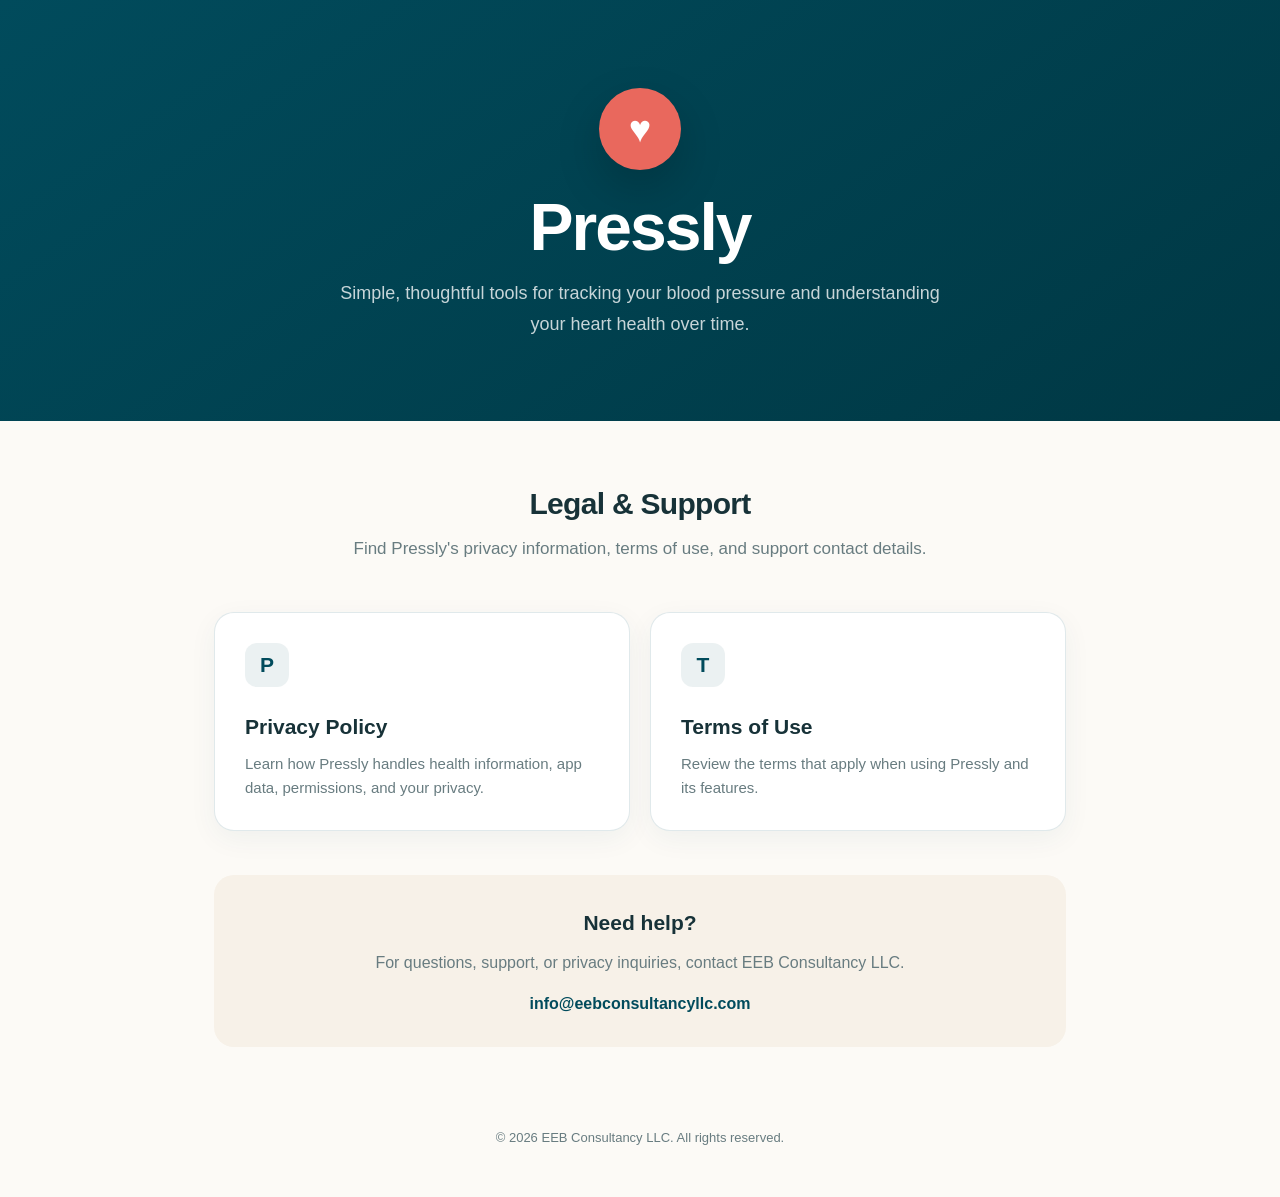
<file: index.html>
<!DOCTYPE html>
<html lang="en">
<head>
  <meta charset="UTF-8">
  <meta name="viewport" content="width=device-width, initial-scale=1.0">

  <title>Pressly — Legal & Support</title>

  <meta
    name="description"
    content="Official legal and support information for Pressly Blood Pressure Tracker."
  >

  <meta name="theme-color" content="#014B5C">

  <link rel="stylesheet" href="styles.css">
</head>

<body>

  <header class="hero">
    <div class="heart" aria-hidden="true">♥</div>

    <h1>Pressly</h1>

    <p>
      Simple, thoughtful tools for tracking your blood pressure
      and understanding your heart health over time.
    </p>
  </header>

  <main class="home-main">

    <section class="intro">
      <h2>Legal & Support</h2>

      <p>
        Find Pressly's privacy information, terms of use,
        and support contact details.
      </p>
    </section>

    <section class="cards">

      <a class="card" href="privacy.html">
        <div class="card-icon" aria-hidden="true">P</div>

        <h3>Privacy Policy</h3>

        <p>
          Learn how Pressly handles health information,
          app data, permissions, and your privacy.
        </p>
      </a>

      <a class="card" href="terms.html">
        <div class="card-icon" aria-hidden="true">T</div>

        <h3>Terms of Use</h3>

        <p>
          Review the terms that apply when using
          Pressly and its features.
        </p>
      </a>

    </section>

    <section class="support">
      <h3>Need help?</h3>

      <p>
        For questions, support, or privacy inquiries,
        contact EEB Consultancy LLC.
      </p>

      <a href="mailto:info@eebconsultancyllc.com">
        info@eebconsultancyllc.com
      </a>
    </section>

  </main>

  <footer class="site-footer">
    © 2026 EEB Consultancy LLC. All rights reserved.
  </footer>

</body>
</html>
</file>
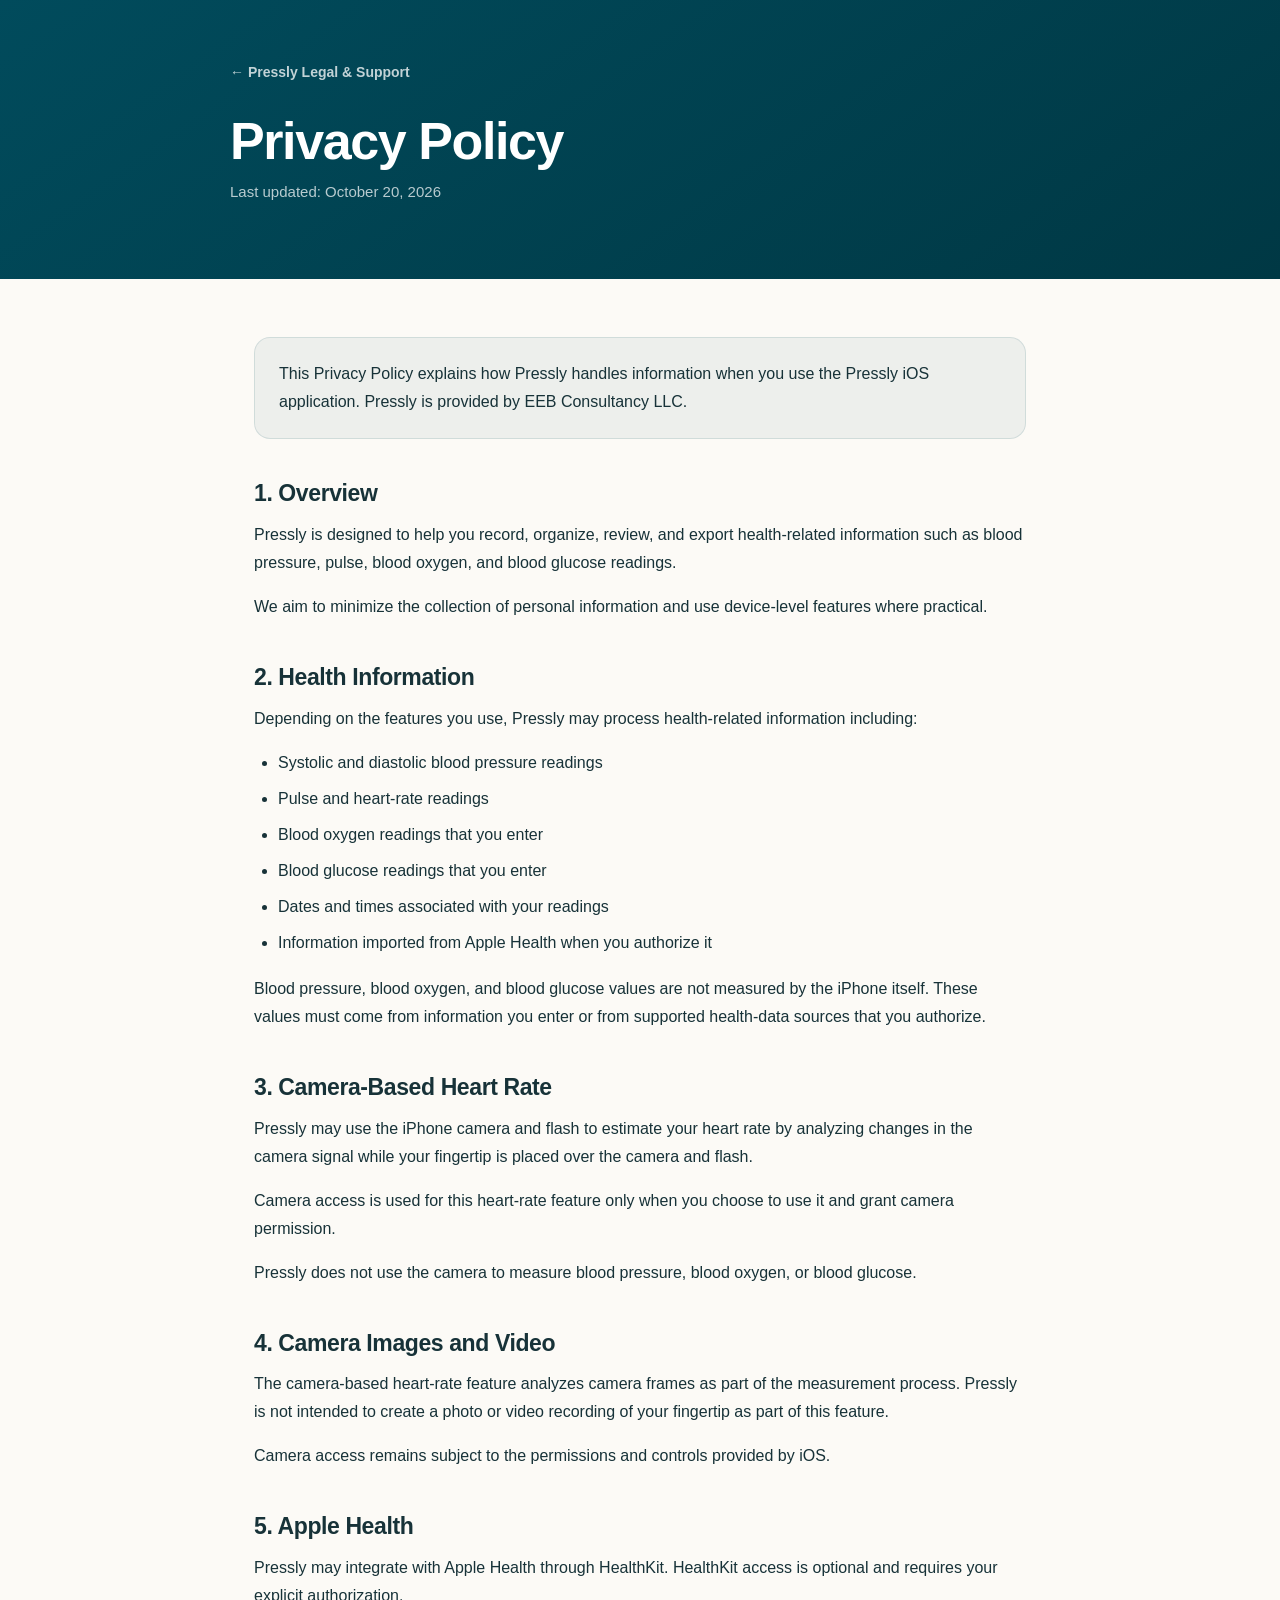
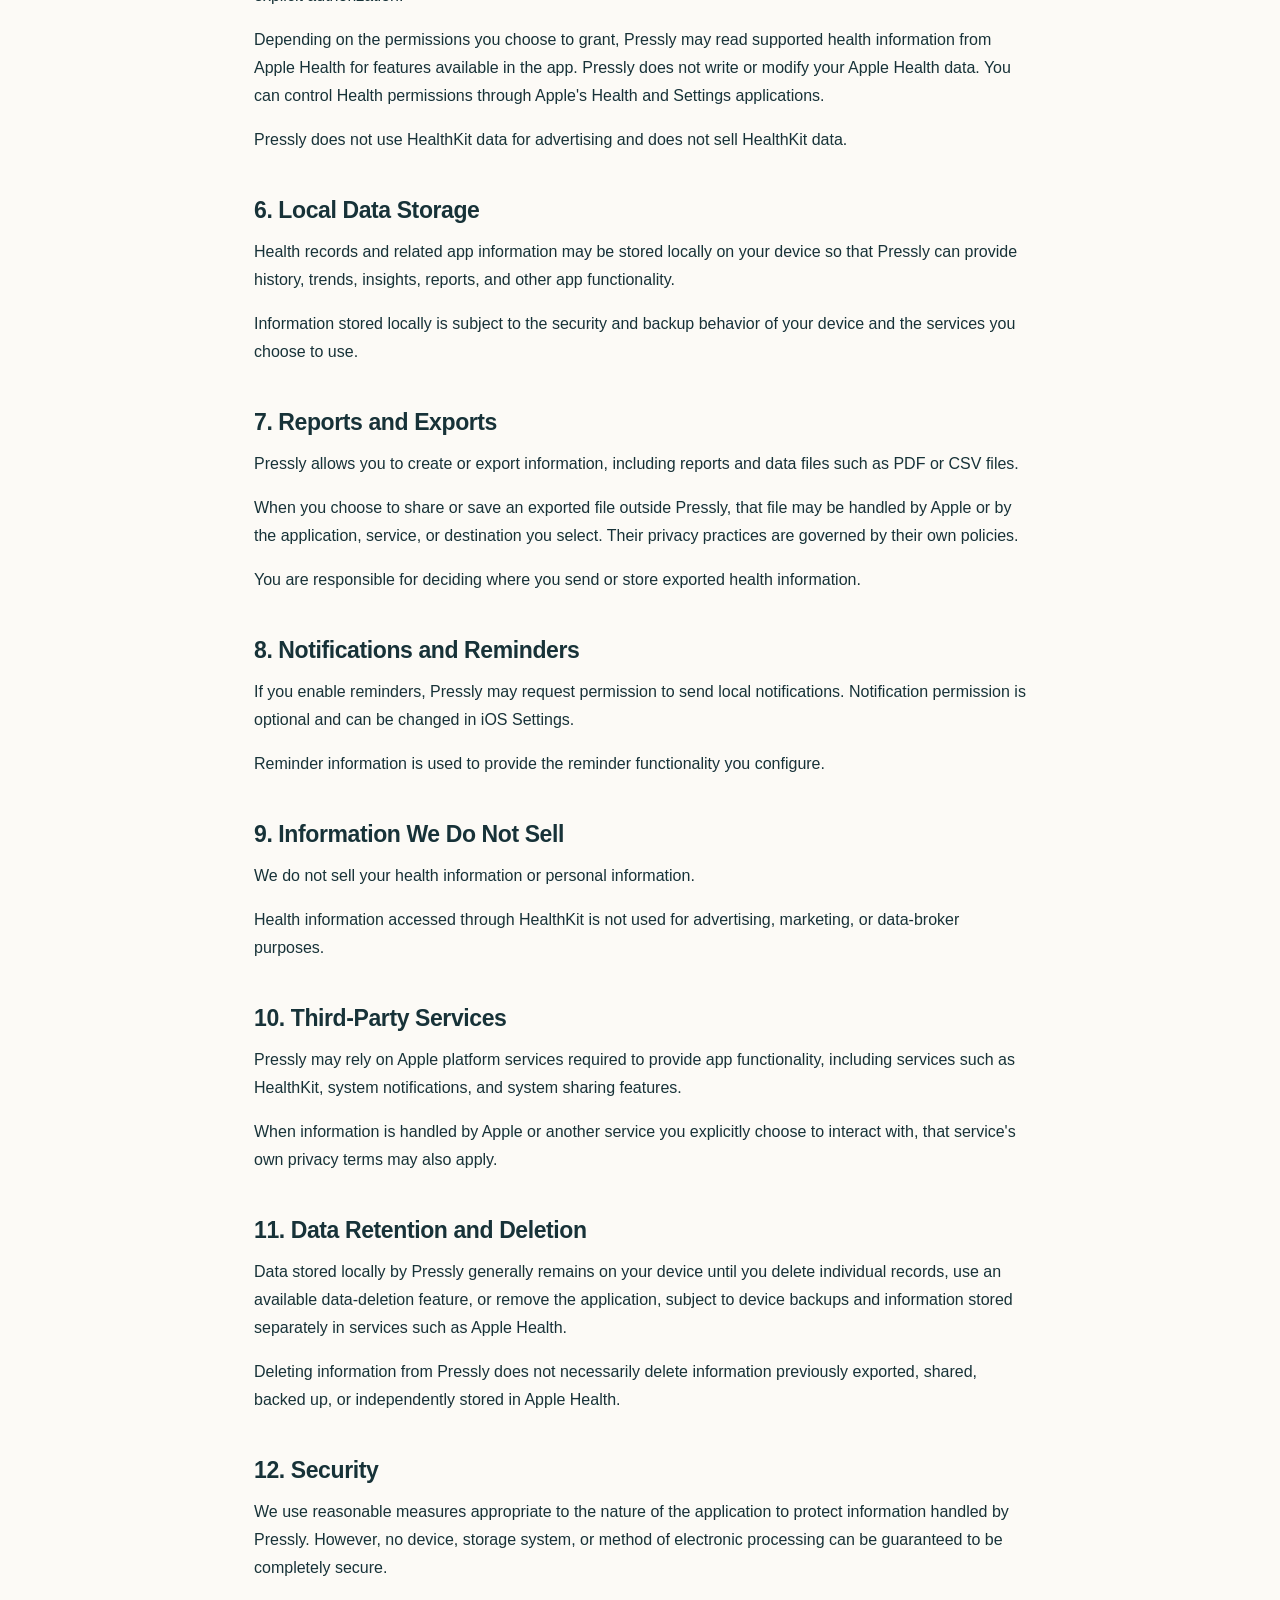
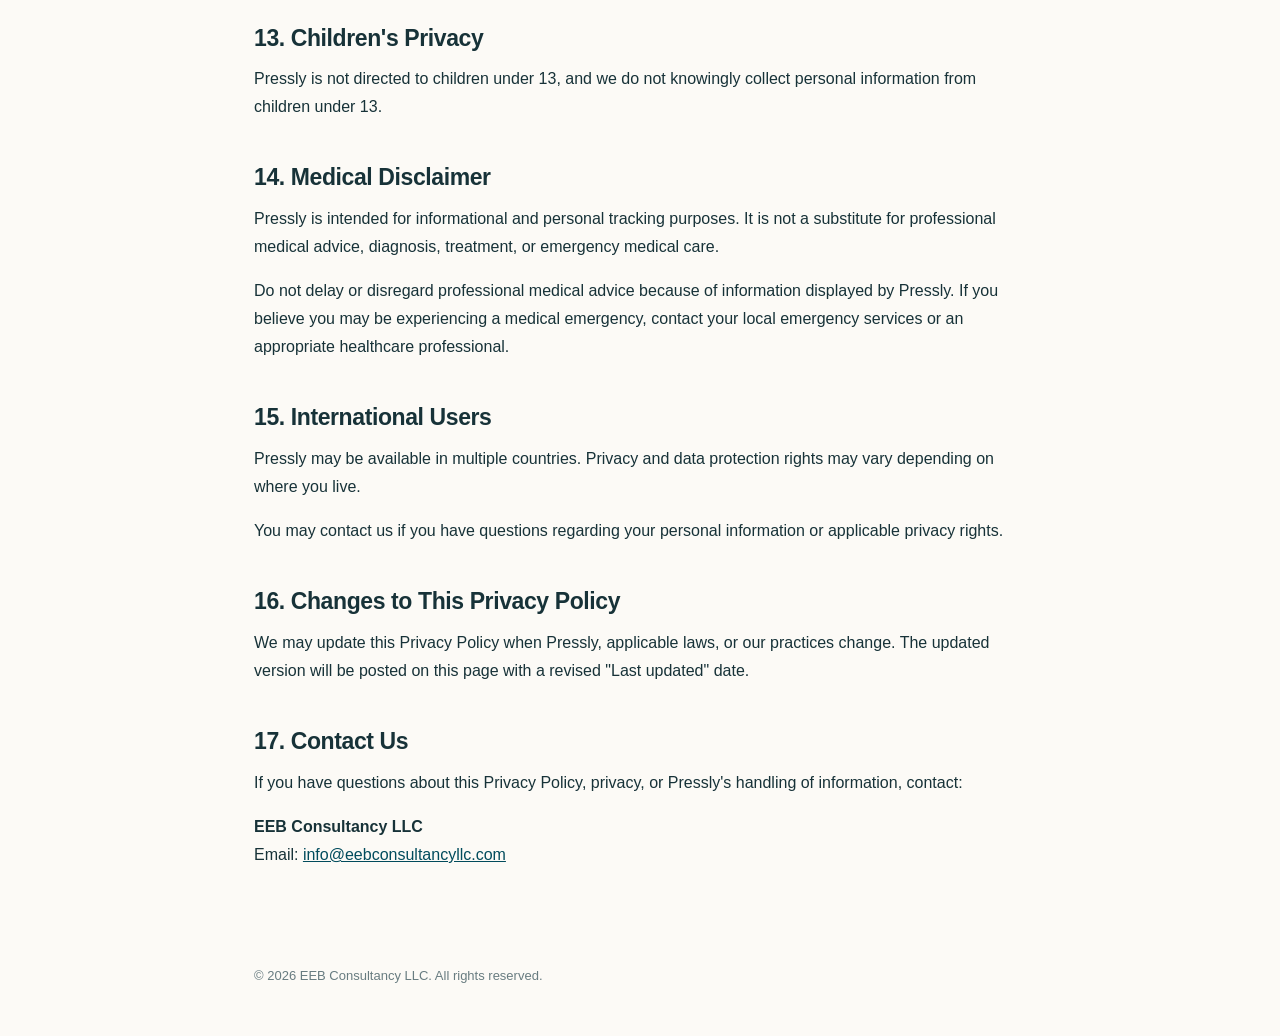
<file: privacy.html>
<!DOCTYPE html>
<html lang="en">
<head>
  <meta charset="UTF-8">
  <meta name="viewport" content="width=device-width, initial-scale=1.0">

  <title>Privacy Policy — Pressly</title>

  <meta
    name="description"
    content="Privacy Policy for the Pressly Blood Pressure Tracker iOS app."
  >

  <meta name="theme-color" content="#014B5C">

  <style>
    :root {
      --petrol: #014B5C;
      --petrol-dark: #003844;
      --coral: #E9685D;
      --paper: #FCFAF6;
      --ink: #173238;
      --muted: #687C80;
      --border: rgba(1, 75, 92, 0.12);
      --white: #FFFFFF;
    }

    * {
      box-sizing: border-box;
      margin: 0;
      padding: 0;
    }

    body {
      font-family:
        -apple-system,
        BlinkMacSystemFont,
        "Segoe UI",
        Roboto,
        Helvetica,
        Arial,
        sans-serif;

      background: var(--paper);
      color: var(--ink);
      line-height: 1.75;
      -webkit-font-smoothing: antialiased;
    }

    header {
      background:
        linear-gradient(
          145deg,
          var(--petrol) 0%,
          var(--petrol-dark) 100%
        );

      color: var(--white);
      padding: 58px 24px;
    }

    .header-inner {
      max-width: 820px;
      margin: 0 auto;
    }

    .back {
      display: inline-block;
      margin-bottom: 28px;

      color: rgba(255, 255, 255, 0.76);
      text-decoration: none;
      font-size: 14px;
      font-weight: 600;
    }

    .back:hover {
      color: var(--white);
    }

    header h1 {
      font-size: clamp(36px, 7vw, 52px);
      line-height: 1.08;
      letter-spacing: -1.4px;
      margin-bottom: 10px;
    }

    header p {
      color: rgba(255, 255, 255, 0.72);
      font-size: 15px;
    }

    main {
      max-width: 820px;
      margin: 0 auto;
      padding: 58px 24px 80px;
    }

    .notice {
      padding: 22px 24px;
      margin-bottom: 40px;

      background: rgba(1, 75, 92, 0.06);
      border: 1px solid var(--border);
      border-radius: 16px;
    }

    h2 {
      margin-top: 42px;
      margin-bottom: 12px;

      font-size: 23px;
      line-height: 1.3;
      letter-spacing: -0.4px;
    }

    h2:first-of-type {
      margin-top: 0;
    }

    p {
      margin-bottom: 16px;
    }

    ul {
      margin: 0 0 18px 24px;
    }

    li {
      margin-bottom: 8px;
    }

    strong {
      font-weight: 700;
    }

    a {
      color: var(--petrol);
    }

    footer {
      max-width: 820px;
      margin: 0 auto;
      padding: 0 24px 48px;

      color: var(--muted);
      font-size: 13px;
    }
  </style>
</head>

<body>

  <header>
    <div class="header-inner">
      <a class="back" href="index.html">← Pressly Legal & Support</a>

      <h1>Privacy Policy</h1>

      <p>Last updated: October 20, 2026</p>
    </div>
  </header>

  <main>

    <div class="notice">
      This Privacy Policy explains how Pressly handles information when you
      use the Pressly iOS application. Pressly is provided by
      EEB Consultancy LLC.
    </div>

    <h2>1. Overview</h2>

    <p>
      Pressly is designed to help you record, organize, review, and export
      health-related information such as blood pressure, pulse, blood oxygen,
      and blood glucose readings.
    </p>

    <p>
      We aim to minimize the collection of personal information and use
      device-level features where practical.
    </p>

    <h2>2. Health Information</h2>

    <p>
      Depending on the features you use, Pressly may process health-related
      information including:
    </p>

    <ul>
      <li>Systolic and diastolic blood pressure readings</li>
      <li>Pulse and heart-rate readings</li>
      <li>Blood oxygen readings that you enter</li>
      <li>Blood glucose readings that you enter</li>
      <li>Dates and times associated with your readings</li>
      <li>Information imported from Apple Health when you authorize it</li>
    </ul>

    <p>
      Blood pressure, blood oxygen, and blood glucose values are not measured
      by the iPhone itself. These values must come from information you enter
      or from supported health-data sources that you authorize.
    </p>

    <h2>3. Camera-Based Heart Rate</h2>

    <p>
      Pressly may use the iPhone camera and flash to estimate your heart rate
      by analyzing changes in the camera signal while your fingertip is placed
      over the camera and flash.
    </p>

    <p>
      Camera access is used for this heart-rate feature only when you choose
      to use it and grant camera permission.
    </p>

    <p>
      Pressly does not use the camera to measure blood pressure, blood oxygen,
      or blood glucose.
    </p>

    <h2>4. Camera Images and Video</h2>

    <p>
      The camera-based heart-rate feature analyzes camera frames as part of
      the measurement process. Pressly is not intended to create a photo or
      video recording of your fingertip as part of this feature.
    </p>

    <p>
      Camera access remains subject to the permissions and controls provided
      by iOS.
    </p>

    <h2>5. Apple Health</h2>

    <p>
      Pressly may integrate with Apple Health through HealthKit. HealthKit
      access is optional and requires your explicit authorization.
    </p>

    <p>
      Depending on the permissions you choose to grant, Pressly may read
      supported health information from Apple Health for features available
      in the app. Pressly does not write or modify your Apple Health data.
      You can control Health permissions through Apple's Health and Settings
      applications.
    </p>

    <p>
      Pressly does not use HealthKit data for advertising and does not sell
      HealthKit data.
    </p>

    <h2>6. Local Data Storage</h2>

    <p>
      Health records and related app information may be stored locally on
      your device so that Pressly can provide history, trends, insights,
      reports, and other app functionality.
    </p>

    <p>
      Information stored locally is subject to the security and backup
      behavior of your device and the services you choose to use.
    </p>

    <h2>7. Reports and Exports</h2>

    <p>
      Pressly allows you to create or export information, including reports
      and data files such as PDF or CSV files.
    </p>

    <p>
      When you choose to share or save an exported file outside Pressly,
      that file may be handled by Apple or by the application, service, or
      destination you select. Their privacy practices are governed by their
      own policies.
    </p>

    <p>
      You are responsible for deciding where you send or store exported
      health information.
    </p>

    <h2>8. Notifications and Reminders</h2>

    <p>
      If you enable reminders, Pressly may request permission to send local
      notifications. Notification permission is optional and can be changed
      in iOS Settings.
    </p>

    <p>
      Reminder information is used to provide the reminder functionality you
      configure.
    </p>

    <h2>9. Information We Do Not Sell</h2>

    <p>
      We do not sell your health information or personal information.
    </p>

    <p>
      Health information accessed through HealthKit is not used for
      advertising, marketing, or data-broker purposes.
    </p>

    <h2>10. Third-Party Services</h2>

    <p>
      Pressly may rely on Apple platform services required to provide app
      functionality, including services such as HealthKit, system
      notifications, and system sharing features.
    </p>

    <p>
      When information is handled by Apple or another service you explicitly
      choose to interact with, that service's own privacy terms may also
      apply.
    </p>

    <h2>11. Data Retention and Deletion</h2>

    <p>
      Data stored locally by Pressly generally remains on your device until
      you delete individual records, use an available data-deletion feature,
      or remove the application, subject to device backups and information
      stored separately in services such as Apple Health.
    </p>

    <p>
      Deleting information from Pressly does not necessarily delete
      information previously exported, shared, backed up, or independently
      stored in Apple Health.
    </p>

    <h2>12. Security</h2>

    <p>
      We use reasonable measures appropriate to the nature of the application
      to protect information handled by Pressly. However, no device, storage
      system, or method of electronic processing can be guaranteed to be
      completely secure.
    </p>

    <h2>13. Children's Privacy</h2>

    <p>
      Pressly is not directed to children under 13, and we do not knowingly
      collect personal information from children under 13.
    </p>

    <h2>14. Medical Disclaimer</h2>

    <p>
      Pressly is intended for informational and personal tracking purposes.
      It is not a substitute for professional medical advice, diagnosis,
      treatment, or emergency medical care.
    </p>

    <p>
      Do not delay or disregard professional medical advice because of
      information displayed by Pressly. If you believe you may be experiencing
      a medical emergency, contact your local emergency services or an
      appropriate healthcare professional.
    </p>

    <h2>15. International Users</h2>

    <p>
      Pressly may be available in multiple countries. Privacy and data
      protection rights may vary depending on where you live.
    </p>

    <p>
      You may contact us if you have questions regarding your personal
      information or applicable privacy rights.
    </p>

    <h2>16. Changes to This Privacy Policy</h2>

    <p>
      We may update this Privacy Policy when Pressly, applicable laws, or our
      practices change. The updated version will be posted on this page with
      a revised "Last updated" date.
    </p>

    <h2>17. Contact Us</h2>

    <p>
      If you have questions about this Privacy Policy, privacy, or Pressly's
      handling of information, contact:
    </p>

    <p>
      <strong>EEB Consultancy LLC</strong><br>
      Email:
      <a href="mailto:info@eebconsultancyllc.com">
        info@eebconsultancyllc.com
      </a>
    </p>

  </main>

  <footer>
    © 2026 EEB Consultancy LLC. All rights reserved.
  </footer>

</body>
</html>
</file>
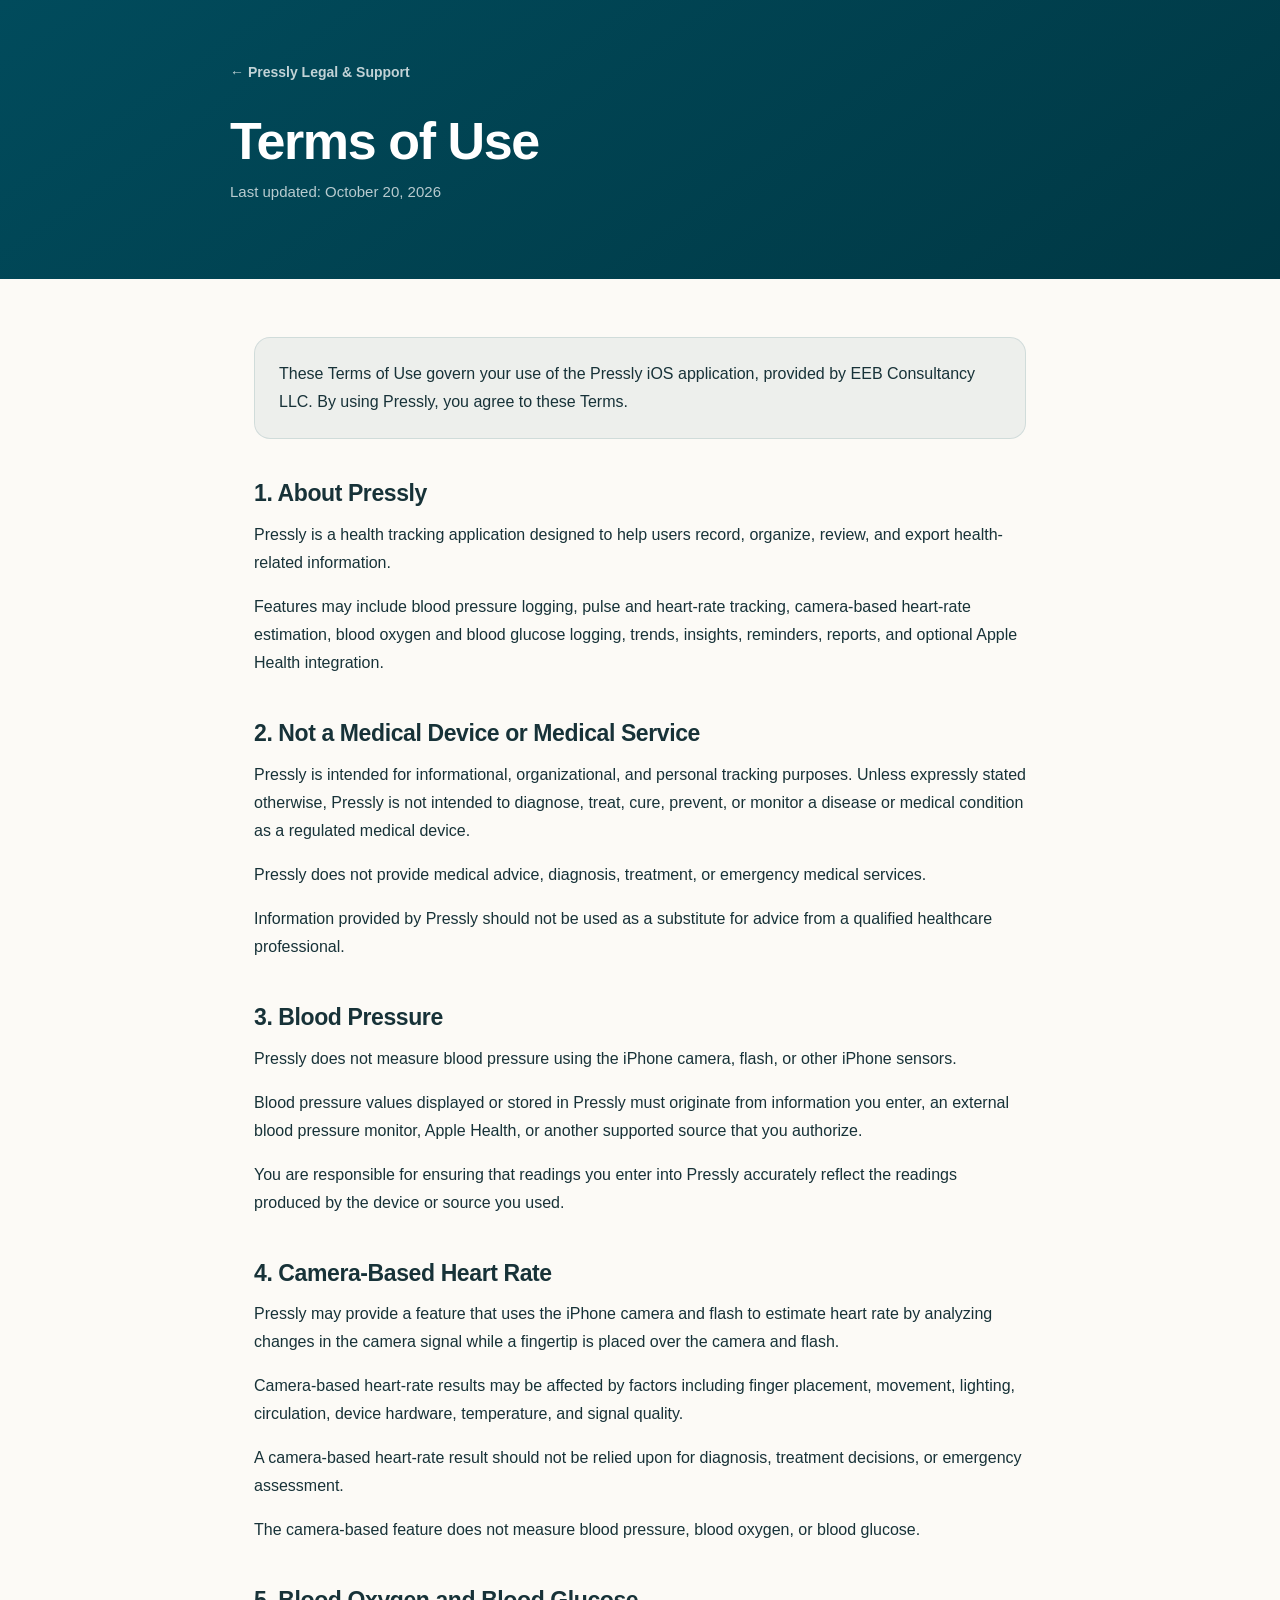
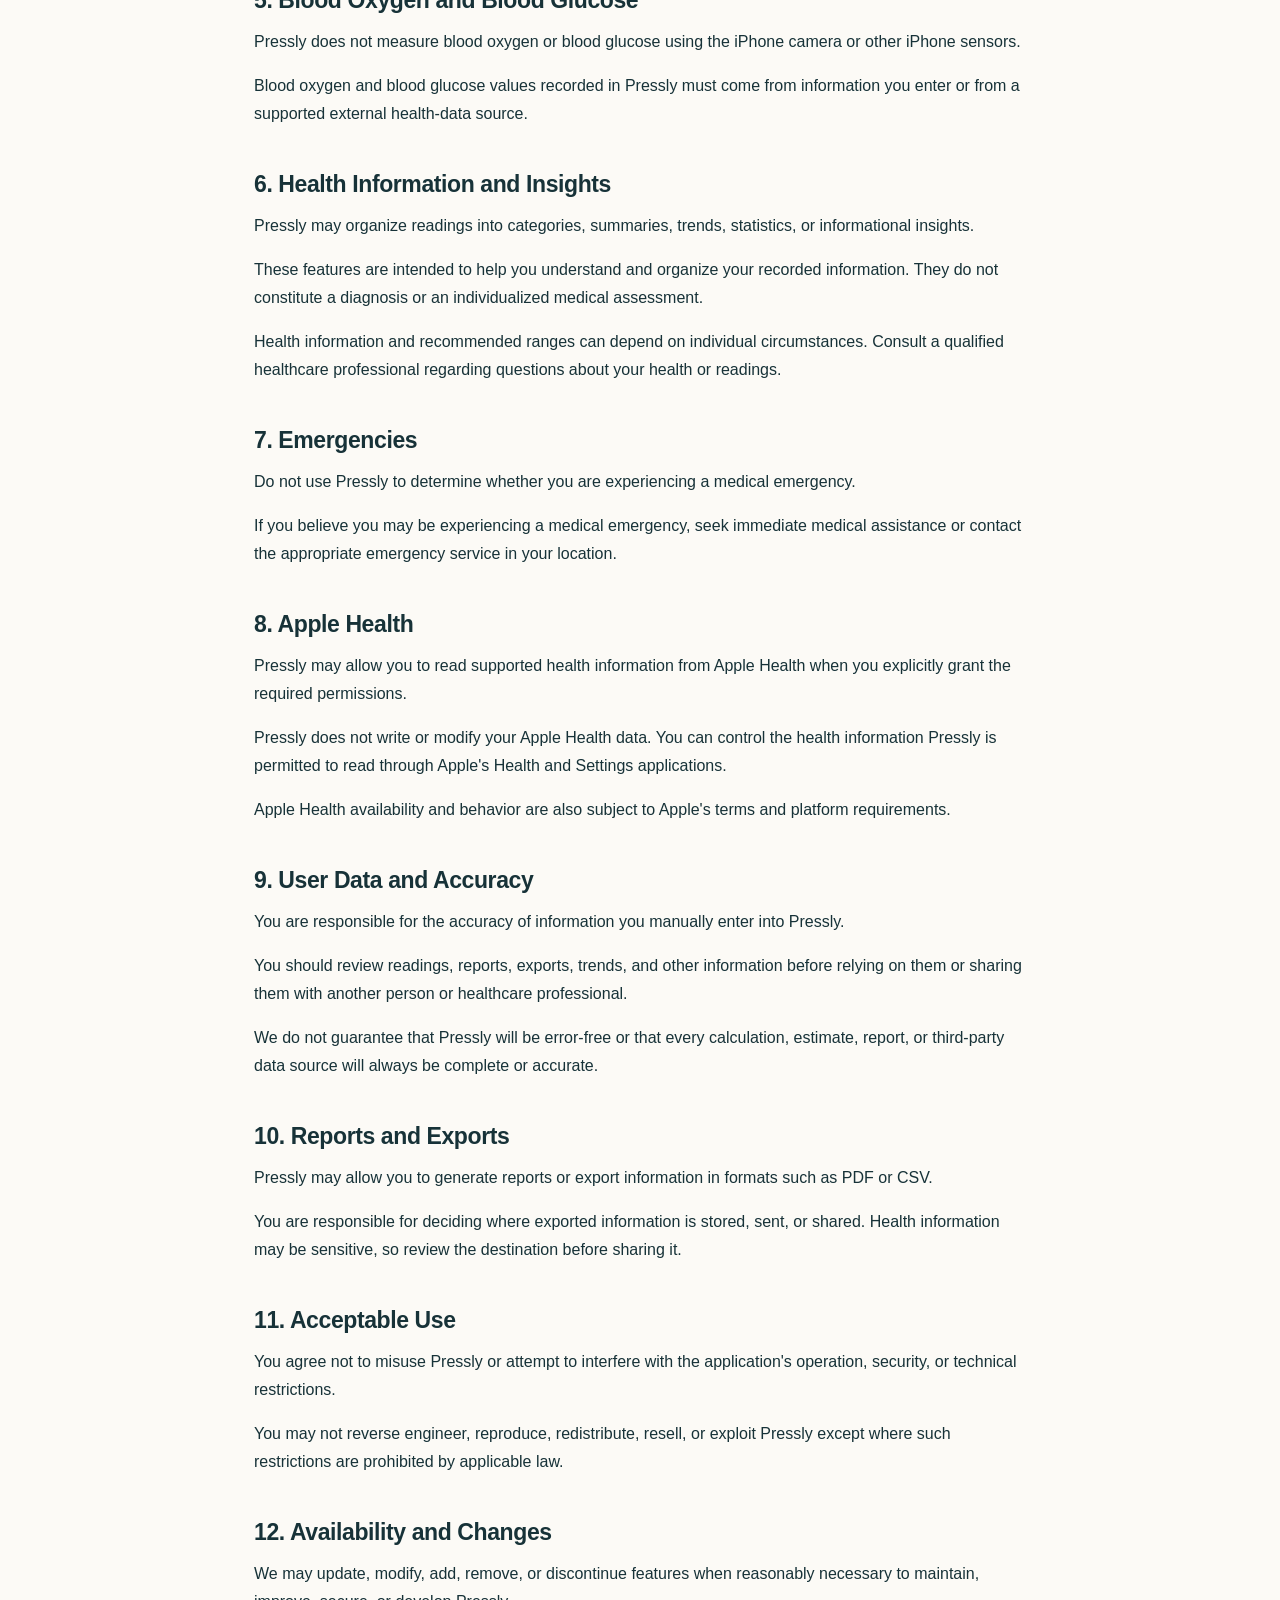
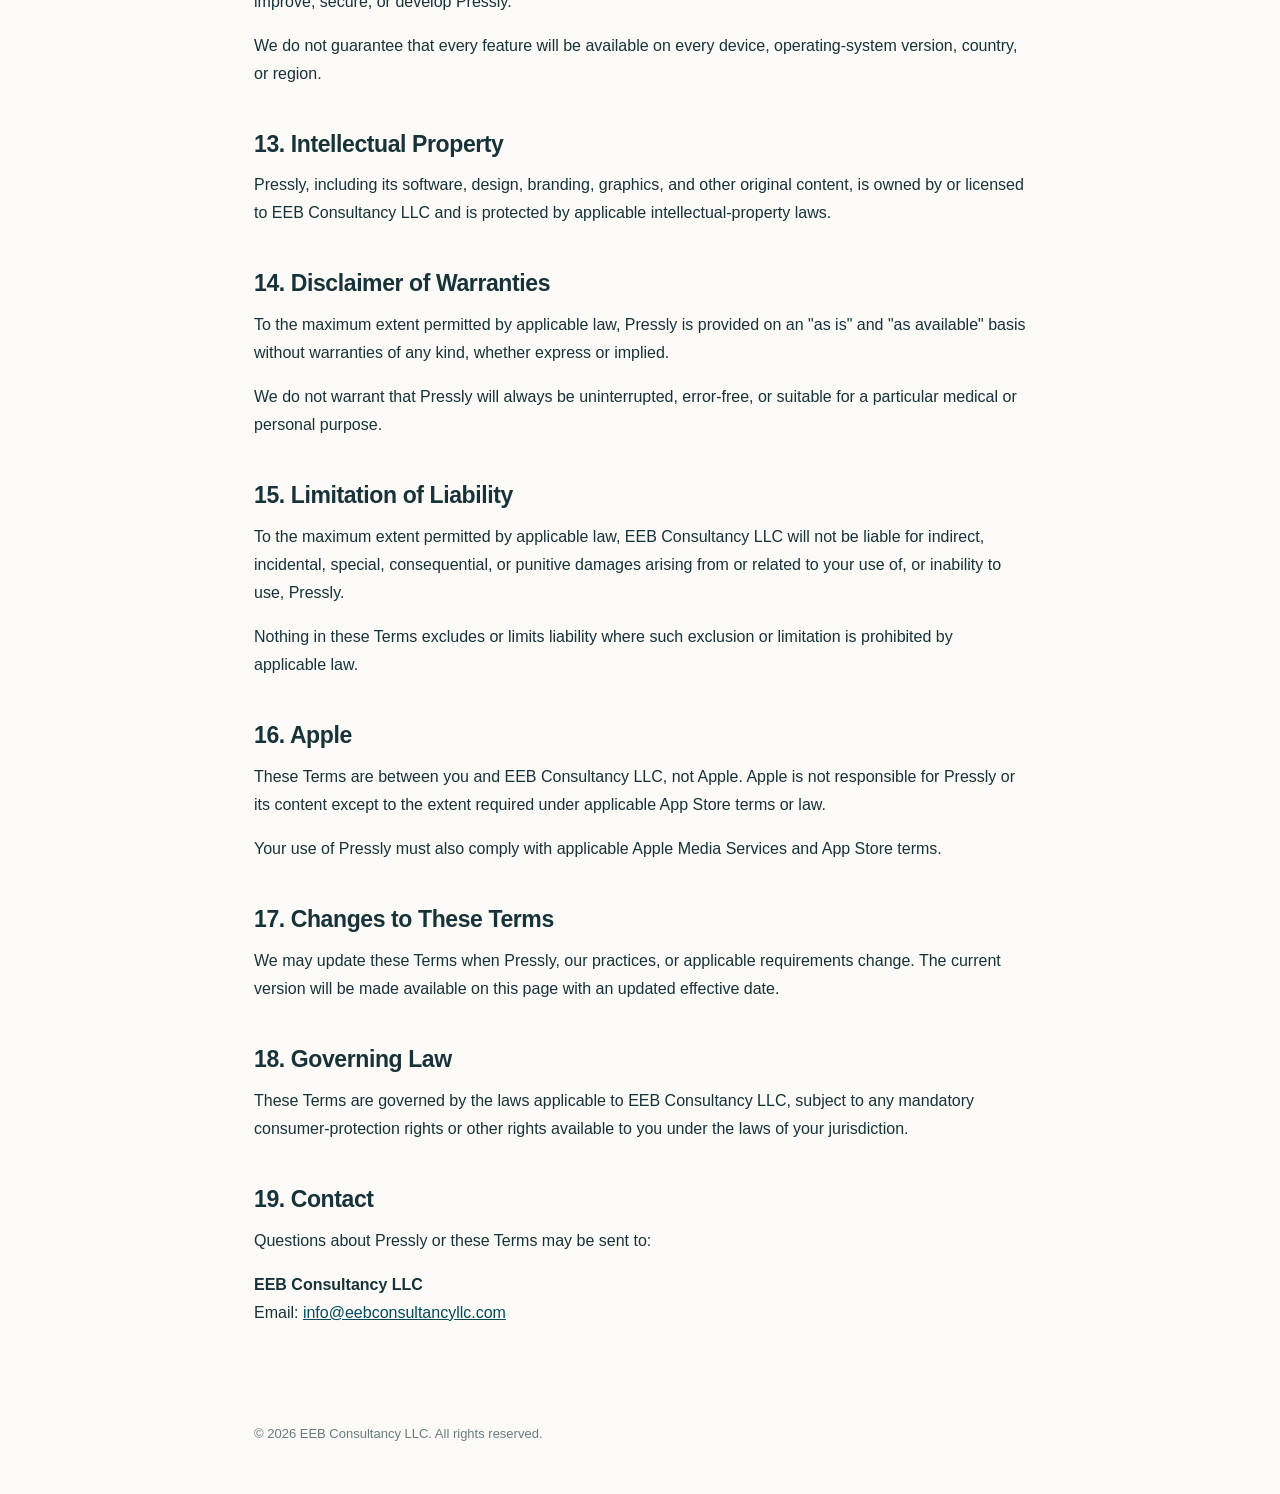
<file: terms.html>
<!DOCTYPE html>
<html lang="en">
<head>
  <meta charset="UTF-8">
  <meta name="viewport" content="width=device-width, initial-scale=1.0">

  <title>Terms of Use — Pressly</title>

  <meta
    name="description"
    content="Terms of Use for the Pressly Blood Pressure Tracker iOS app."
  >

  <meta name="theme-color" content="#014B5C">

  <style>
    :root {
      --petrol: #014B5C;
      --petrol-dark: #003844;
      --paper: #FCFAF6;
      --ink: #173238;
      --muted: #687C80;
      --border: rgba(1, 75, 92, 0.12);
      --white: #FFFFFF;
    }

    * {
      box-sizing: border-box;
      margin: 0;
      padding: 0;
    }

    body {
      font-family:
        -apple-system,
        BlinkMacSystemFont,
        "Segoe UI",
        Roboto,
        Helvetica,
        Arial,
        sans-serif;

      background: var(--paper);
      color: var(--ink);
      line-height: 1.75;
      -webkit-font-smoothing: antialiased;
    }

    header {
      background:
        linear-gradient(
          145deg,
          var(--petrol) 0%,
          var(--petrol-dark) 100%
        );

      color: var(--white);
      padding: 58px 24px;
    }

    .header-inner {
      max-width: 820px;
      margin: 0 auto;
    }

    .back {
      display: inline-block;
      margin-bottom: 28px;

      color: rgba(255, 255, 255, 0.76);
      text-decoration: none;
      font-size: 14px;
      font-weight: 600;
    }

    .back:hover {
      color: var(--white);
    }

    header h1 {
      font-size: clamp(36px, 7vw, 52px);
      line-height: 1.08;
      letter-spacing: -1.4px;
      margin-bottom: 10px;
    }

    header p {
      color: rgba(255, 255, 255, 0.72);
      font-size: 15px;
    }

    main {
      max-width: 820px;
      margin: 0 auto;
      padding: 58px 24px 80px;
    }

    .notice {
      padding: 22px 24px;
      margin-bottom: 40px;

      background: rgba(1, 75, 92, 0.06);
      border: 1px solid var(--border);
      border-radius: 16px;
    }

    h2 {
      margin-top: 42px;
      margin-bottom: 12px;

      font-size: 23px;
      line-height: 1.3;
      letter-spacing: -0.4px;
    }

    h2:first-of-type {
      margin-top: 0;
    }

    p {
      margin-bottom: 16px;
    }

    ul {
      margin: 0 0 18px 24px;
    }

    li {
      margin-bottom: 8px;
    }

    strong {
      font-weight: 700;
    }

    a {
      color: var(--petrol);
    }

    footer {
      max-width: 820px;
      margin: 0 auto;
      padding: 0 24px 48px;

      color: var(--muted);
      font-size: 13px;
    }
  </style>
</head>

<body>

  <header>
    <div class="header-inner">

      <a class="back" href="index.html">
        ← Pressly Legal & Support
      </a>

      <h1>Terms of Use</h1>

      <p>Last updated: October 20, 2026</p>

    </div>
  </header>

  <main>

    <div class="notice">
      These Terms of Use govern your use of the Pressly iOS application,
      provided by EEB Consultancy LLC. By using Pressly, you agree to these
      Terms.
    </div>

    <h2>1. About Pressly</h2>

    <p>
      Pressly is a health tracking application designed to help users record,
      organize, review, and export health-related information.
    </p>

    <p>
      Features may include blood pressure logging, pulse and heart-rate
      tracking, camera-based heart-rate estimation, blood oxygen and blood
      glucose logging, trends, insights, reminders, reports, and optional
      Apple Health integration.
    </p>

    <h2>2. Not a Medical Device or Medical Service</h2>

    <p>
      Pressly is intended for informational, organizational, and personal
      tracking purposes. Unless expressly stated otherwise, Pressly is not
      intended to diagnose, treat, cure, prevent, or monitor a disease or
      medical condition as a regulated medical device.
    </p>

    <p>
      Pressly does not provide medical advice, diagnosis, treatment, or
      emergency medical services.
    </p>

    <p>
      Information provided by Pressly should not be used as a substitute for
      advice from a qualified healthcare professional.
    </p>

    <h2>3. Blood Pressure</h2>

    <p>
      Pressly does not measure blood pressure using the iPhone camera, flash,
      or other iPhone sensors.
    </p>

    <p>
      Blood pressure values displayed or stored in Pressly must originate
      from information you enter, an external blood pressure monitor, Apple
      Health, or another supported source that you authorize.
    </p>

    <p>
      You are responsible for ensuring that readings you enter into Pressly
      accurately reflect the readings produced by the device or source you
      used.
    </p>

    <h2>4. Camera-Based Heart Rate</h2>

    <p>
      Pressly may provide a feature that uses the iPhone camera and flash to
      estimate heart rate by analyzing changes in the camera signal while a
      fingertip is placed over the camera and flash.
    </p>

    <p>
      Camera-based heart-rate results may be affected by factors including
      finger placement, movement, lighting, circulation, device hardware,
      temperature, and signal quality.
    </p>

    <p>
      A camera-based heart-rate result should not be relied upon for
      diagnosis, treatment decisions, or emergency assessment.
    </p>

    <p>
      The camera-based feature does not measure blood pressure, blood oxygen,
      or blood glucose.
    </p>

    <h2>5. Blood Oxygen and Blood Glucose</h2>

    <p>
      Pressly does not measure blood oxygen or blood glucose using the iPhone
      camera or other iPhone sensors.
    </p>

    <p>
      Blood oxygen and blood glucose values recorded in Pressly must come from
      information you enter or from a supported external health-data source.
    </p>

    <h2>6. Health Information and Insights</h2>

    <p>
      Pressly may organize readings into categories, summaries, trends,
      statistics, or informational insights.
    </p>

    <p>
      These features are intended to help you understand and organize your
      recorded information. They do not constitute a diagnosis or an
      individualized medical assessment.
    </p>

    <p>
      Health information and recommended ranges can depend on individual
      circumstances. Consult a qualified healthcare professional regarding
      questions about your health or readings.
    </p>

    <h2>7. Emergencies</h2>

    <p>
      Do not use Pressly to determine whether you are experiencing a medical
      emergency.
    </p>

    <p>
      If you believe you may be experiencing a medical emergency, seek
      immediate medical assistance or contact the appropriate emergency
      service in your location.
    </p>

    <h2>8. Apple Health</h2>

    <p>
      Pressly may allow you to read supported health information from Apple
      Health when you explicitly grant the required permissions.
    </p>

    <p>
      Pressly does not write or modify your Apple Health data. You can control
      the health information Pressly is permitted to read through Apple's
      Health and Settings applications.
    </p>

    <p>
      Apple Health availability and behavior are also subject to Apple's
      terms and platform requirements.
    </p>

    <h2>9. User Data and Accuracy</h2>

    <p>
      You are responsible for the accuracy of information you manually enter
      into Pressly.
    </p>

    <p>
      You should review readings, reports, exports, trends, and other
      information before relying on them or sharing them with another person
      or healthcare professional.
    </p>

    <p>
      We do not guarantee that Pressly will be error-free or that every
      calculation, estimate, report, or third-party data source will always
      be complete or accurate.
    </p>

    <h2>10. Reports and Exports</h2>

    <p>
      Pressly may allow you to generate reports or export information in
      formats such as PDF or CSV.
    </p>

    <p>
      You are responsible for deciding where exported information is stored,
      sent, or shared. Health information may be sensitive, so review the
      destination before sharing it.
    </p>

    <h2>11. Acceptable Use</h2>

    <p>
      You agree not to misuse Pressly or attempt to interfere with the
      application's operation, security, or technical restrictions.
    </p>

    <p>
      You may not reverse engineer, reproduce, redistribute, resell, or
      exploit Pressly except where such restrictions are prohibited by
      applicable law.
    </p>

    <h2>12. Availability and Changes</h2>

    <p>
      We may update, modify, add, remove, or discontinue features when
      reasonably necessary to maintain, improve, secure, or develop Pressly.
    </p>

    <p>
      We do not guarantee that every feature will be available on every
      device, operating-system version, country, or region.
    </p>

    <h2>13. Intellectual Property</h2>

    <p>
      Pressly, including its software, design, branding, graphics, and other
      original content, is owned by or licensed to EEB Consultancy LLC and is
      protected by applicable intellectual-property laws.
    </p>

    <h2>14. Disclaimer of Warranties</h2>

    <p>
      To the maximum extent permitted by applicable law, Pressly is provided
      on an "as is" and "as available" basis without warranties of any kind,
      whether express or implied.
    </p>

    <p>
      We do not warrant that Pressly will always be uninterrupted,
      error-free, or suitable for a particular medical or personal purpose.
    </p>

    <h2>15. Limitation of Liability</h2>

    <p>
      To the maximum extent permitted by applicable law, EEB Consultancy LLC
      will not be liable for indirect, incidental, special, consequential, or
      punitive damages arising from or related to your use of, or inability
      to use, Pressly.
    </p>

    <p>
      Nothing in these Terms excludes or limits liability where such
      exclusion or limitation is prohibited by applicable law.
    </p>

    <h2>16. Apple</h2>

    <p>
      These Terms are between you and EEB Consultancy LLC, not Apple.
      Apple is not responsible for Pressly or its content except to the
      extent required under applicable App Store terms or law.
    </p>

    <p>
      Your use of Pressly must also comply with applicable Apple Media
      Services and App Store terms.
    </p>

    <h2>17. Changes to These Terms</h2>

    <p>
      We may update these Terms when Pressly, our practices, or applicable
      requirements change. The current version will be made available on
      this page with an updated effective date.
    </p>

    <h2>18. Governing Law</h2>

    <p>
      These Terms are governed by the laws applicable to EEB Consultancy LLC,
      subject to any mandatory consumer-protection rights or other rights
      available to you under the laws of your jurisdiction.
    </p>

    <h2>19. Contact</h2>

    <p>
      Questions about Pressly or these Terms may be sent to:
    </p>

    <p>
      <strong>EEB Consultancy LLC</strong><br>
      Email:
      <a href="mailto:info@eebconsultancyllc.com">
        info@eebconsultancyllc.com
      </a>
    </p>

  </main>

  <footer>
    © 2026 EEB Consultancy LLC. All rights reserved.
  </footer>

</body>
</html>
</file>
<file: styles.css>
:root {
  --petrol: #014B5C;
  --petrol-dark: #003844;
  --coral: #E9685D;
  --cream: #F7F1E8;
  --paper: #FCFAF6;
  --ink: #173238;
  --muted: #687C80;
  --border: rgba(1, 75, 92, 0.12);
  --white: #FFFFFF;
}

* {
  box-sizing: border-box;
  margin: 0;
  padding: 0;
}

html {
  scroll-behavior: smooth;
}

body {
  font-family:
    -apple-system,
    BlinkMacSystemFont,
    "Segoe UI",
    Roboto,
    Helvetica,
    Arial,
    sans-serif;

  background: var(--paper);
  color: var(--ink);
  line-height: 1.7;
  -webkit-font-smoothing: antialiased;
  text-rendering: optimizeLegibility;
}

a {
  color: var(--petrol);
}

/* --------------------------------
   HOME HERO
-------------------------------- */

.hero {
  background:
    linear-gradient(
      145deg,
      var(--petrol) 0%,
      var(--petrol-dark) 100%
    );

  color: var(--white);
  text-align: center;
  padding: 88px 24px 82px;
}

.heart {
  width: 82px;
  height: 82px;
  margin: 0 auto 24px;

  display: flex;
  align-items: center;
  justify-content: center;

  background: var(--coral);
  border-radius: 50%;

  color: var(--white);
  font-size: 38px;
  line-height: 1;

  box-shadow:
    0 18px 45px rgba(0, 0, 0, 0.18);
}

.hero h1 {
  margin-bottom: 18px;

  font-size: clamp(42px, 8vw, 66px);
  font-weight: 750;
  line-height: 1;
  letter-spacing: -2px;
}

.hero p {
  max-width: 620px;
  margin: 0 auto;

  color: rgba(255, 255, 255, 0.78);
  font-size: 18px;
}

/* --------------------------------
   HOME CONTENT
-------------------------------- */

.home-main {
  max-width: 900px;
  margin: 0 auto;
  padding: 64px 24px 80px;
}

.intro {
  max-width: 680px;
  margin: 0 auto 48px;
  text-align: center;
}

.intro h2 {
  margin-bottom: 12px;

  font-size: 30px;
  line-height: 1.25;
  letter-spacing: -0.7px;
}

.intro p {
  color: var(--muted);
  font-size: 17px;
}

.cards {
  display: grid;
  grid-template-columns: repeat(2, 1fr);
  gap: 20px;
}

.card {
  display: block;

  padding: 30px;

  background: var(--white);
  border: 1px solid var(--border);
  border-radius: 20px;

  color: inherit;
  text-decoration: none;

  box-shadow:
    0 8px 28px rgba(1, 75, 92, 0.055);

  transition:
    transform 0.18s ease,
    box-shadow 0.18s ease;
}

.card:hover {
  transform: translateY(-3px);

  box-shadow:
    0 14px 36px rgba(1, 75, 92, 0.09);
}

.card-icon {
  width: 44px;
  height: 44px;

  display: flex;
  align-items: center;
  justify-content: center;

  margin-bottom: 22px;

  background: rgba(1, 75, 92, 0.08);
  border-radius: 12px;

  color: var(--petrol);
  font-size: 21px;
  font-weight: 700;
}

.card h3 {
  margin-bottom: 8px;
  font-size: 21px;
}

.card p {
  color: var(--muted);
  font-size: 15px;
  line-height: 1.6;
}

.support {
  margin-top: 44px;
  padding: 30px;

  background: var(--cream);
  border-radius: 20px;

  text-align: center;
}

.support h3 {
  margin-bottom: 8px;
  font-size: 21px;
}

.support p {
  margin-bottom: 14px;
  color: var(--muted);
}

.support a {
  color: var(--petrol);
  font-weight: 650;
  text-decoration: none;
}

.support a:hover {
  text-decoration: underline;
}

/* --------------------------------
   LEGAL PAGE HEADER
-------------------------------- */

.legal-header {
  background:
    linear-gradient(
      145deg,
      var(--petrol) 0%,
      var(--petrol-dark) 100%
    );

  color: var(--white);
  padding: 58px 24px;
}

.header-inner {
  max-width: 820px;
  margin: 0 auto;
}

.back {
  display: inline-block;
  margin-bottom: 28px;

  color: rgba(255, 255, 255, 0.76);
  text-decoration: none;

  font-size: 14px;
  font-weight: 600;
}

.back:hover {
  color: var(--white);
}

.legal-header h1 {
  margin-bottom: 10px;

  font-size: clamp(36px, 7vw, 52px);
  line-height: 1.08;
  letter-spacing: -1.4px;
}

.legal-header p {
  color: rgba(255, 255, 255, 0.72);
  font-size: 15px;
}

/* --------------------------------
   LEGAL CONTENT
-------------------------------- */

.legal-main {
  max-width: 820px;
  margin: 0 auto;
  padding: 58px 24px 80px;
}

.notice {
  margin-bottom: 40px;
  padding: 22px 24px;

  background: rgba(1, 75, 92, 0.06);
  border: 1px solid var(--border);
  border-radius: 16px;
}

.legal-main h2 {
  margin-top: 42px;
  margin-bottom: 12px;

  font-size: 23px;
  line-height: 1.3;
  letter-spacing: -0.4px;
}

.legal-main h2:first-of-type {
  margin-top: 0;
}

.legal-main p {
  margin-bottom: 16px;
}

.legal-main ul {
  margin: 0 0 18px 24px;
}

.legal-main li {
  margin-bottom: 8px;
}

.legal-main strong {
  font-weight: 700;
}

.legal-main a {
  color: var(--petrol);
}

.legal-main a:hover {
  text-decoration: none;
}

/* --------------------------------
   FOOTER
-------------------------------- */

.site-footer {
  max-width: 820px;
  margin: 0 auto;
  padding: 0 24px 48px;

  color: var(--muted);
  font-size: 13px;
  text-align: center;
}

/* --------------------------------
   RESPONSIVE
-------------------------------- */

@media (max-width: 650px) {
  .hero {
    padding: 68px 20px 64px;
  }

  .heart {
    width: 72px;
    height: 72px;
    font-size: 34px;
  }

  .home-main {
    padding: 48px 20px 64px;
  }

  .cards {
    grid-template-columns: 1fr;
  }

  .legal-header {
    padding: 48px 20px;
  }

  .legal-main {
    padding: 44px 20px 64px;
  }

  .notice {
    padding: 20px;
  }
}
</file>
